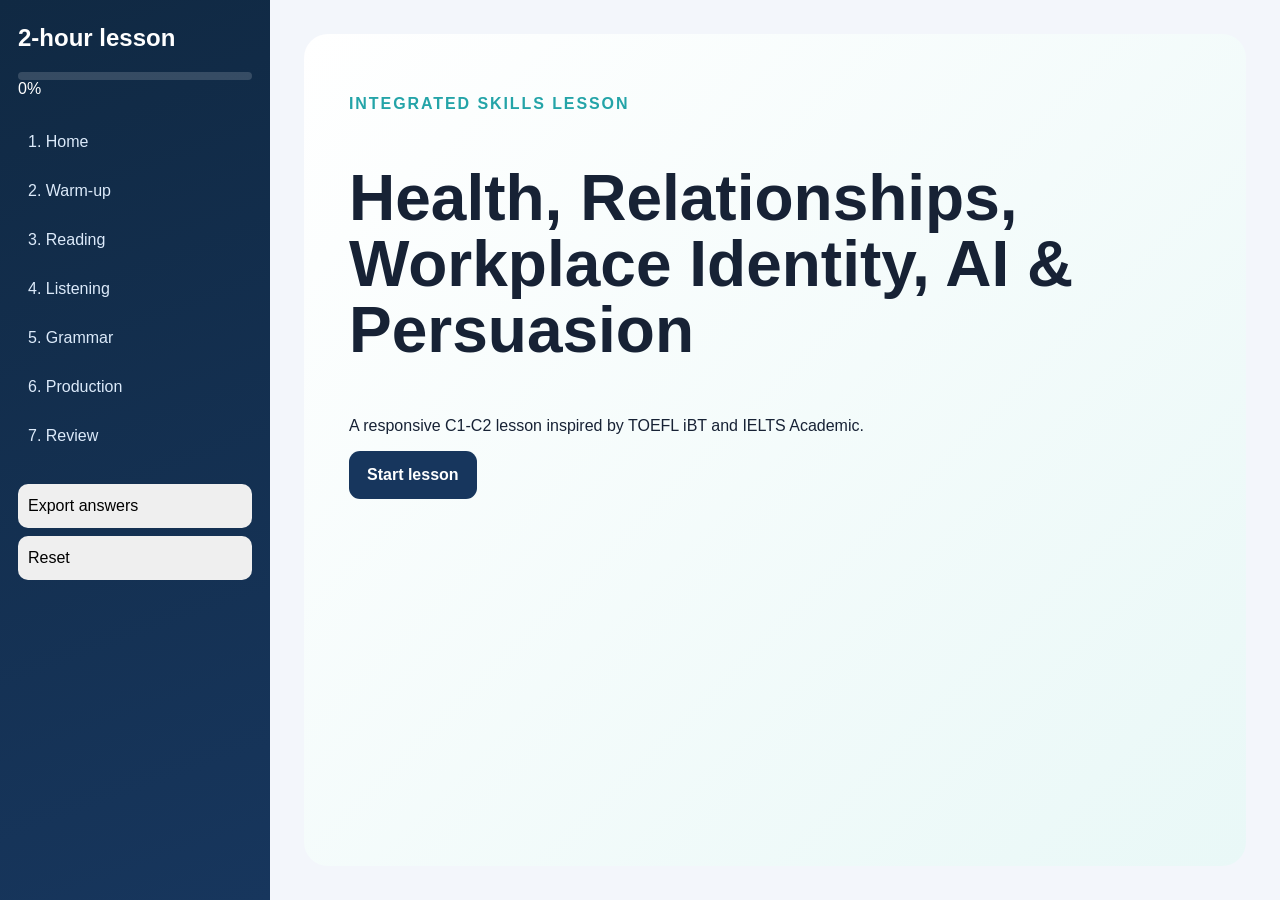
<file: index.html>
<!doctype html><html lang="pt-BR"><head><meta charset="utf-8"><meta name="viewport" content="width=device-width,initial-scale=1,viewport-fit=cover"><meta name="theme-color" content="#17365d"><title>Advanced English | TOEFL & IELTS</title><link rel="stylesheet" href="styles.css"><script src="app.js" defer></script></head><body><header><button id="menu">☰</button><div><b>Advanced English</b><small>TOEFL & IELTS • C1-C2</small></div><button id="theme">◐</button></header><aside id="side"><h2>2-hour lesson</h2><div class="progress"><i id="bar"></i></div><span id="pct">0%</span><nav></nav><button id="export">Export answers</button><button id="reset">Reset</button></aside><main>
<section data-title="Home" class="active hero"><p class="tag">INTEGRATED SKILLS LESSON</p><h1>Health, Relationships, Workplace Identity, AI & Persuasion</h1><p>A responsive C1-C2 lesson inspired by TOEFL iBT and IELTS Academic.</p><button class="primary" data-go="1">Start lesson</button></section>
<section data-title="Warm-up"><h2>Warm-up Discussion</h2><div class="cards"><article>Can eating at different times affect health?</article><article>Is musical taste important in a relationship?</article><article>Is adapting at work a skill or inauthenticity?</article><article>Do AI benefits justify environmental costs?</article></div><label>Paraphrase: Technology can transform people's lives.<textarea data-q="warm1"></textarea></label><label>Paraphrase: Music can bring people together.<textarea data-q="warm2"></textarea></label></section>
<section data-title="Reading"><h2>Reading Activities</h2><article class="reading"><h3>Your Weekend Eating Schedule May Affect Your Heart</h3><p>Research involving more than 100,000 adults in France examined “eating jetlag,” or differences between weekday and weekend meal times. Participants recorded what they consumed and their first and last eating times. Among men, every extra hour was linked to a 14% higher cardiovascular risk and a 21% higher coronary risk. The same association was not found in women.</p></article><div class="mcq" data-answer="b"><b>1. What is the main purpose?</b><label><input type="radio" name="q1" value="a"> Prove that sleeping late causes disease</label><label><input type="radio" name="q1" value="b"> Describe research into changing meal times</label><label><input type="radio" name="q1" value="c"> Prohibit weekend brunch</label></div><label>Does the research establish causation or association? Explain.<textarea data-q="r1"></textarea></label><article class="reading"><h3>Couples Share Musical Taste More than Personality</h3><p>Three studies found that romantic partners tended to share more musical preferences than personality traits. Shared favorite musicians were linked to slightly greater tenderness, while shared musical dislikes were associated with slightly stronger feelings of love.</p></article><label>Identify one possible limitation of this research.<textarea data-q="r2"></textarea></label><article class="reading"><h3>67% of Americans Change Their Personality at Work</h3><p>A survey of US job seekers found that many adapted some aspect of their personality at work. Most considered adaptation important, although many questioned whether personality reflects job performance.</p></article><label>When does professional adaptability become inauthenticity?<textarea data-q="r3"></textarea></label><button class="check">Check objective answer</button></section>
<section data-title="Listening"><h2>Listening Activities</h2><article class="video"><h3>Why Are AI Data Centers Using So Much Electricity?</h3><a target="_blank" rel="noopener" href="https://ed.ted.com/lessons/why-are-ai-data-centers-using-so-much-electricity-sajan-saini">Open full video and audio page</a><small>https://ed.ted.com/lessons/why-are-ai-data-centers-using-so-much-electricity-sajan-saini</small></article><label>Why is cooling essential in a data center?<textarea data-q="l1"></textarea></label><article class="video second"><h3>Six Ways to Be More Persuasive</h3><a target="_blank" rel="noopener" href="https://ed.ted.com/lessons/6-ways-to-be-more-persuasive">Open full video and audio page</a><small>https://ed.ted.com/lessons/6-ways-to-be-more-persuasive</small></article><label>Which persuasive technique could be misused? How?<textarea data-q="l2"></textarea></label></section>
<section data-title="Grammar"><h2>Advanced Grammar</h2><div class="lesson"><h3>Hedging</h3><p>Use <b>may, might, could, appears to</b> and <b>is associated with</b> to express academic caution.</p><p class="example">Irregular eating causes heart disease. → Irregular eating <b>may be associated with</b> greater risk.</p></div><label>Rewrite cautiously: Musical compatibility makes relationships stronger.<textarea data-q="g1"></textarea></label><div class="lesson"><h3>Passive reporting</h3><p>Use <b>It is believed that...</b> or <b>subject + is believed to + verb</b>.</p><p class="example">Researchers believe music influences relationships. → Music <b>is believed to influence</b> relationships.</p></div><label>Rewrite: Researchers believe irregular schedules affect cardiovascular health.<textarea data-q="g2"></textarea></label><div class="lesson"><h3>Inversion</h3><p>After an initial negative expression, place the auxiliary before the subject.</p><p class="example">People rarely question the cost. → <b>Rarely do people question</b> the cost.</p></div><label>Rewrite: People rarely question the environmental cost of online services.<textarea data-q="g3"></textarea></label></section>
<section data-title="Production"><h2>Speaking & Writing</h2><div class="task"><h3>TOEFL Speaking</h3><p>Should governments establish environmental standards for AI data centers?</p><div class="timer"><b id="clock">01:30</b><button id="start">Start timer</button></div></div><label>Speaking notes<textarea data-q="speak"></textarea></label><div class="task"><h3>IELTS Writing</h3><p>Rewrite the health information in simple, natural English without losing its central meaning.</p></div><label>Your response<textarea data-q="writing" rows="10"></textarea><small id="words">0 words</small></label></section>
<section data-title="Review"><h2>Review & Export</h2><div class="score"><b id="score">0/1</b><span>objective answer correct</span></div><button class="primary" id="download">Download answers</button><button id="print">Print / Save as PDF</button></section></main><div id="toast"></div></body></html>
</file>
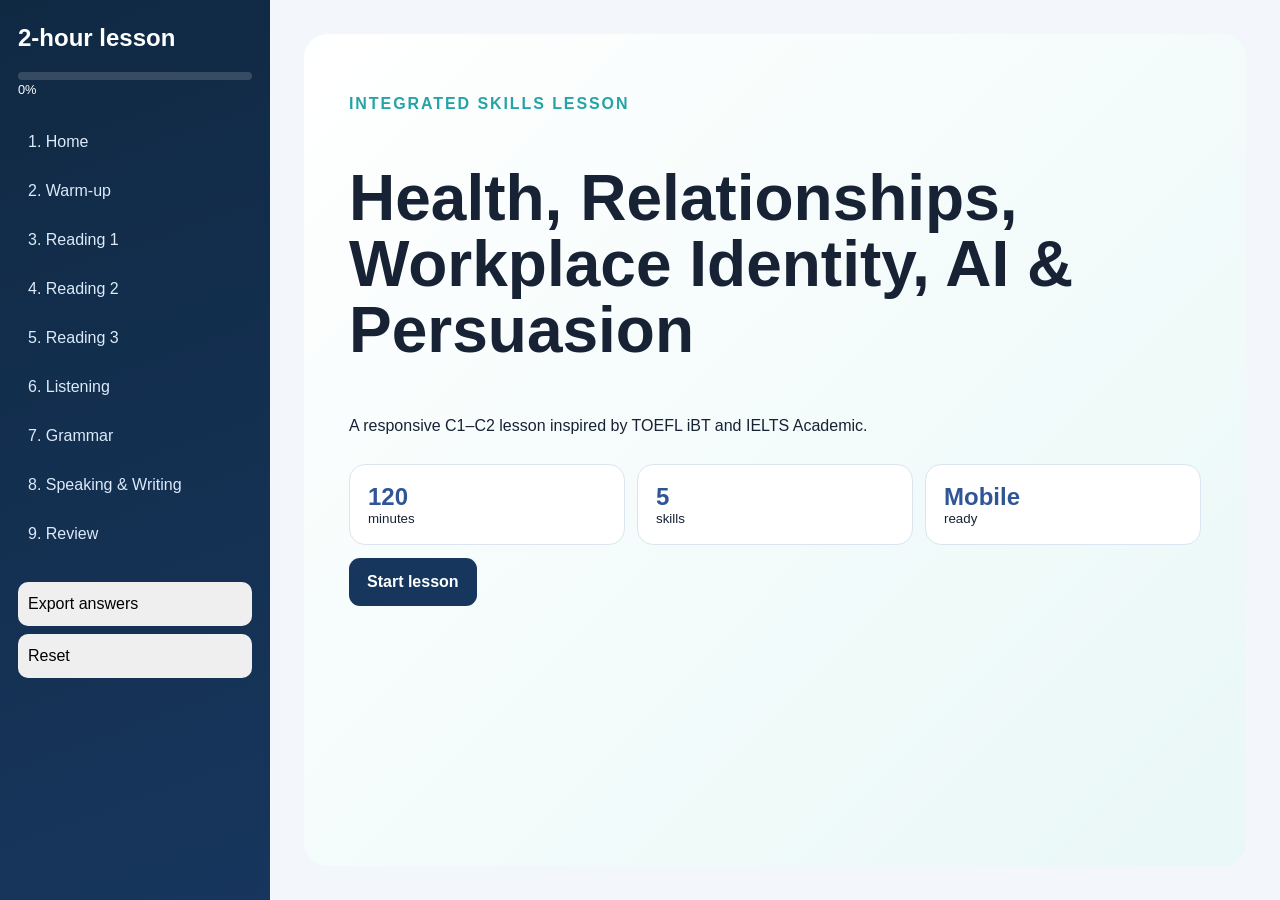
<file: Aula_Interativa_VSCodeDev/index.html>
<!doctype html><html lang="pt-BR"><head><meta charset="utf-8"><meta name="viewport" content="width=device-width,initial-scale=1,viewport-fit=cover"><meta name="theme-color" content="#17365d"><title>Advanced English | TOEFL & IELTS</title><link rel="stylesheet" href="styles.css"><script src="app.js" defer></script></head><body>
<header><button id="menu">☰</button><div><b>Advanced English</b><small>TOEFL & IELTS • C1–C2</small></div><button id="theme">◐</button></header><aside id="side"><h2>2-hour lesson</h2><div class="progress"><i id="bar"></i></div><span id="pct">0%</span><nav></nav><button id="export">Export answers</button><button id="reset">Reset</button></aside><main>
<section data-title="Home" class="active hero"><p class="tag">INTEGRATED SKILLS LESSON</p><h1>Health, Relationships, Workplace Identity, AI & Persuasion</h1><p>A responsive C1–C2 lesson inspired by TOEFL iBT and IELTS Academic.</p><div class="grid"><article><b>120</b><small>minutes</small></article><article><b>5</b><small>skills</small></article><article><b>Mobile</b><small>ready</small></article></div><button class="primary" data-go="1">Start lesson</button></section>
<section data-title="Warm-up"><h2>Warm-up Discussion</h2><div class="cards"><article>Can eating at different times affect health?</article><article>Is musical taste important in a relationship?</article><article>Is adapting at work a skill or inauthenticity?</article><article>Do AI benefits justify environmental costs?</article></div><h3>Paraphrase</h3><label>Technology can transform people’s lives.<textarea data-q="w1"></textarea></label><label>Music can bring people together.<textarea data-q="w2"></textarea></label></section>
<section data-title="Reading 1"><h2>Your Weekend Eating Schedule May Affect Your Heart</h2><div class="reading"><p>On weekdays, breakfast might be at 8 a.m. and dinner at 7 p.m. But on weekends, many of us sleep longer, have brunch, eat dinner later, and sometimes have late-night snacks.</p><p>Research involving more than 100,000 adults in France examined “eating jetlag,” or differences between weekday and weekend meal times. Participants recorded what they consumed and the times of their first and last food or drink. Researchers followed their health for an average of eight years.</p><p>Among men, every extra hour of eating jetlag was linked to a 14% higher risk of cardiovascular disease and a 21% higher risk of coronary heart disease. The same link was not found in women. The findings show association rather than proof of causation.</p></div><div class="mcq" data-answer="b"><b>1. What is the main purpose?</b><label><input type="radio" name="q1" value="a"> Prove that sleeping late causes disease</label><label><input type="radio" name="q1" value="b"> Describe research into changing meal times</label><label><input type="radio" name="q1" value="c"> Prohibit weekend brunch</label></div><label>Does the study establish causation or association? Explain.<textarea data-q="r1"></textarea></label><button class="check">Check answer</button></section>
<section data-title="Reading 2"><h2>Couples Share Musical Taste More than Personality</h2><div class="reading"><p>Research published in Social Psychology and Personality Science found that romantic partners tended to share more musical preferences than personality traits.</p><p>Three studies used questionnaires about music, personality and relationship feelings. Couples shared more musical likes and dislikes with each other than with random participants. Similar personalities did not make couples happier, but a shared favorite musician was linked with slightly greater tenderness.</p><p>In the third study, couples reported slightly stronger feelings of love when they shared a most disliked musician. The result was not affected by whether they were musicians.</p></div><div class="mcq" data-answer="b"><b>2. What is the central finding?</b><label><input type="radio" name="q2" value="a"> Couples become musicians</label><label><input type="radio" name="q2" value="b"> Couples share more musical preferences than personality traits</label><label><input type="radio" name="q2" value="c"> Similar personalities guarantee happiness</label></div><label>Identify one possible research limitation.<textarea data-q="r2"></textarea></label><button class="check">Check answer</button></section>
<section data-title="Reading 3"><h2>67% of Americans Change Their Personality at Work</h2><div class="reading"><p>Express Employment Professionals surveyed 1,000 US job seekers. It found that 67% had changed some part of their personality for work, while 63% said they were different at work and at home.</p><p>Younger job seekers reported adaptation more frequently than older respondents. Most considered adaptation important, although many questioned whether personality had anything to do with job performance.</p><p>A separate survey of hiring decision-makers found that personality affects perceptions of performance and career advancement.</p></div><label>When does professional adaptability become inauthenticity?<textarea data-q="r3"></textarea></label></section>
<section data-title="Listening"><h2>Listening Activities</h2><article class="video"><h3>Why Are AI Data Centers Using So Much Electricity?</h3><a target="_blank" href="https://ed.ted.com/lessons/why-are-ai-data-centers-using-so-much-electricity-sajan-saini">Open full video and audio page</a><small>https://ed.ted.com/lessons/why-are-ai-data-centers-using-so-much-electricity-sajan-saini</small></article><label>Why is cooling essential in a data center?<textarea data-q="l1"></textarea></label><article class="video second"><h3>Six Ways to Be More Persuasive</h3><a target="_blank" href="https://ed.ted.com/lessons/6-ways-to-be-more-persuasive">Open full video and audio page</a><small>https://ed.ted.com/lessons/6-ways-to-be-more-persuasive</small></article><label>Which persuasive technique could be misused? How?<textarea data-q="l2"></textarea></label></section>
<section data-title="Grammar"><h2>Advanced Grammar</h2><div class="lesson"><h3>Hedging</h3><p>Use <b>may, might, could, appears to</b> and <b>is associated with</b> to avoid claims stronger than the evidence.</p><p class="example">Irregular eating causes heart disease. → Irregular eating <b>may be associated with</b> higher risk.</p></div><label>Musical compatibility makes relationships stronger. Rewrite cautiously.<textarea data-q="g1"></textarea></label><div class="lesson"><h3>Passive reporting</h3><p>Use <b>It is believed that...</b> or <b>subject + is believed to + verb</b>.</p><p class="example">Researchers believe music influences relationships. → Music <b>is believed to influence</b> relationships.</p></div><label>Researchers believe irregular schedules affect cardiovascular health.<textarea data-q="g2"></textarea></label><div class="lesson"><h3>Inversion</h3><p>After an initial negative expression, place the auxiliary before the subject.</p><p class="example">People rarely question the cost. → <b>Rarely do people question</b> the cost.</p></div><label>Rewrite: People rarely question the environmental cost of online services.<textarea data-q="g3"></textarea></label></section>
<section data-title="Speaking & Writing"><h2>Integrated Production</h2><div class="task"><h3>TOEFL Speaking</h3><p>Should governments establish environmental standards for AI data centers?</p><div class="timer"><b id="clock">01:30</b><button id="start">Start timer</button></div></div><label>Speaking notes<textarea data-q="speak"></textarea></label><div class="task"><h3>IELTS Writing</h3><p>Rewrite the health information from the lesson in simple, natural English without losing its central meaning.</p></div><label>Your response<textarea data-q="writing" rows="10"></textarea><small id="words">0 words</small></label></section>
<section data-title="Review"><h2>Review & Export</h2><div class="score"><b id="score">0/2</b><span>objective answers correct</span></div><button class="primary" id="download">Download answers</button><button id="print">Print / Save as PDF</button></section>
</main><div id="toast"></div></body></html>
</file>
<file: styles.css>
:root{--navy:#17365d;--blue:#2f5597;--accent:#24a4a8;--bg:#f3f6fb;--card:#fff;--text:#172235;--border:#dce4ef}*{box-sizing:border-box}html{-webkit-text-size-adjust:100%;touch-action:manipulation}body{margin:0;background:var(--bg);color:var(--text);font-family:Inter,Segoe UI,Arial,sans-serif;overflow-x:hidden}button,input,textarea{font:inherit}header{display:none}aside{position:fixed;inset:0 auto 0 0;width:270px;padding:24px 18px;background:linear-gradient(160deg,#102943,var(--navy));color:#fff;overflow:auto}aside h2{margin-top:0}.progress{height:8px;background:#ffffff28;border-radius:10px;overflow:hidden}.progress i{display:block;width:0;height:100%;background:#63dfb3}nav{display:grid;gap:5px;margin:22px 0}nav button,aside>button{min-height:44px;border:0;border-radius:10px;padding:10px;text-align:left;cursor:pointer}nav button{background:transparent;color:#dceafa}nav button.active{background:#ffffff20;color:#fff}aside>button{width:100%;margin:4px 0}main{margin-left:270px;padding:34px;max-width:1180px}section{display:none}section.active{display:block}.hero{padding:45px;background:linear-gradient(135deg,#fff,#e9f8f7);border-radius:24px;min-height:calc(100vh - 68px)}h1{font-size:clamp(2.2rem,5vw,4.5rem);line-height:1.03;max-width:900px}.tag{color:var(--accent);font-weight:900;letter-spacing:.12em}.cards{display:grid;grid-template-columns:repeat(auto-fit,minmax(190px,1fr));gap:12px}.cards article,.reading,.mcq,.lesson,.task,.video,label{background:var(--card);border:1px solid var(--border);border-radius:16px;padding:18px;margin:13px 0}.reading p{line-height:1.7}.mcq label{display:flex;align-items:center;gap:10px;min-height:48px;margin:5px 0;padding:9px}.mcq.correct{border-color:#20a064;background:#effdf5}.mcq.wrong{border-color:#d95454;background:#fff3f3}label{display:block;font-weight:700}textarea{display:block;width:100%;min-height:110px;margin-top:9px;padding:12px;font-size:16px;line-height:1.5;border:1px solid var(--border);border-radius:11px;resize:vertical}.primary,.check,#print,#start{min-height:48px;border:0;border-radius:11px;padding:12px 18px;background:var(--navy);color:#fff;font-weight:800;cursor:pointer}.example{padding:12px;background:#eaf2fa;border-radius:10px}.video{background:linear-gradient(135deg,#17365d,#26779a);color:#fff}.video.second{background:linear-gradient(135deg,#53357f,#b64b78)}.video a{display:inline-flex;min-height:48px;align-items:center;color:#fff;font-weight:800}.video small{display:block;word-break:break-all;opacity:.75}.timer{display:flex;gap:15px;align-items:center}.timer b{font-size:1.6rem}.score{text-align:center;padding:34px;border-radius:20px;color:#fff;background:linear-gradient(135deg,var(--navy),var(--accent));margin:20px 0}.score b,.score span{display:block}.score b{font-size:3rem}#toast{position:fixed;right:15px;bottom:15px;background:#111d2c;color:#fff;padding:12px;border-radius:10px;opacity:0}#toast.show{opacity:1}body.dark{--bg:#0d1724;--card:#152335;--text:#eef5fb;--border:#2c4056}body.dark .hero{background:linear-gradient(135deg,#152335,#12333a)}body.dark textarea{background:#0e1c2c;color:#fff}@media(max-width:820px){header{display:flex;position:sticky;top:0;z-index:30;min-height:62px;padding:max(8px,env(safe-area-inset-top)) 13px 8px;background:var(--navy);color:#fff;align-items:center;justify-content:space-between}header button{width:44px;height:44px;border:0;border-radius:10px;background:#ffffff20;color:#fff}header small,header b{display:block}aside{z-index:25;width:min(88vw,320px);padding-top:80px;transform:translateX(-105%);transition:.25s}aside.open{transform:none}main{margin:0;padding:14px max(12px,env(safe-area-inset-right)) 24px max(12px,env(safe-area-inset-left))}.hero{padding:23px 18px;min-height:auto}h1{font-size:clamp(2rem,11vw,2.8rem);overflow-wrap:anywhere}.cards{grid-template-columns:1fr}.reading,.mcq,.lesson,.task,.video,label{padding:15px;border-radius:14px}.primary,.check,#print{width:100%;margin-top:8px}.timer{flex-wrap:wrap}#toast{left:14px;right:14px;text-align:center}}@media print{header,aside,.check,.primary,#print,#start{display:none!important}main{margin:0;padding:0}section{display:block!important;break-before:page}}
</file>
<file: Aula_Interativa_VSCodeDev/styles.css>
:root{--navy:#17365d;--blue:#2f5597;--accent:#24a4a8;--bg:#f3f6fb;--card:#fff;--text:#172235;--muted:#68758a;--border:#dce4ef}*{box-sizing:border-box}html{-webkit-text-size-adjust:100%;touch-action:manipulation}body{margin:0;background:var(--bg);color:var(--text);font-family:Inter,Segoe UI,Arial,sans-serif;overflow-x:hidden}button,input,textarea{font:inherit}header{display:none}aside{position:fixed;inset:0 auto 0 0;width:270px;padding:24px 18px;background:linear-gradient(160deg,#102943,var(--navy));color:#fff;overflow:auto}aside h2{margin-top:0}.progress{height:8px;background:#ffffff28;border-radius:10px;overflow:hidden}.progress i{display:block;width:0;height:100%;background:#63dfb3}#pct{font-size:.8rem}nav{display:grid;gap:5px;margin:22px 0}nav button,aside>button{min-height:44px;border:0;border-radius:10px;padding:10px;text-align:left;cursor:pointer}nav button{background:transparent;color:#dceafa}nav button.active{background:#ffffff20;color:#fff}aside>button{width:100%;margin:4px 0}main{margin-left:270px;padding:34px;max-width:1180px}section{display:none}section.active{display:block}.hero{padding:45px;background:linear-gradient(135deg,#fff,#e9f8f7);border-radius:24px;min-height:calc(100vh - 68px)}h1{font-size:clamp(2.2rem,5vw,4.5rem);line-height:1.03;max-width:900px}.tag{color:var(--accent);font-weight:900;letter-spacing:.12em}.grid,.cards{display:grid;grid-template-columns:repeat(auto-fit,minmax(180px,1fr));gap:12px}.grid article,.cards article,.reading,.mcq,.lesson,.task,.video,label{background:var(--card);border:1px solid var(--border);border-radius:16px;padding:18px;margin:13px 0}.grid b,.grid small{display:block}.grid b{font-size:1.5rem;color:var(--blue)}.reading p{line-height:1.7}.mcq label{display:flex;align-items:center;gap:10px;min-height:48px;margin:5px 0;padding:9px}.mcq.correct{border-color:#20a064;background:#effdf5}.mcq.wrong{border-color:#d95454;background:#fff3f3}label{display:block;font-weight:700}textarea{display:block;width:100%;min-height:110px;margin-top:9px;padding:12px;font-size:16px;line-height:1.5;border:1px solid var(--border);border-radius:11px;resize:vertical}.primary,.check,#print,#start{min-height:48px;border:0;border-radius:11px;padding:12px 18px;background:var(--navy);color:#fff;font-weight:800;cursor:pointer}.example{padding:12px;background:#eaf2fa;border-radius:10px}.video{background:linear-gradient(135deg,#17365d,#26779a);color:#fff}.video.second{background:linear-gradient(135deg,#53357f,#b64b78)}.video a{display:inline-flex;min-height:48px;align-items:center;color:#fff;font-weight:800}.video small{display:block;word-break:break-all;opacity:.75}.timer{display:flex;gap:15px;align-items:center}.timer b{font-size:1.6rem}.score{text-align:center;padding:34px;border-radius:20px;color:#fff;background:linear-gradient(135deg,var(--navy),var(--accent));margin:20px 0}.score b,.score span{display:block}.score b{font-size:3rem}#toast{position:fixed;right:15px;bottom:15px;background:#111d2c;color:#fff;padding:12px;border-radius:10px;opacity:0}#toast.show{opacity:1}body.dark{--bg:#0d1724;--card:#152335;--text:#eef5fb;--muted:#afbdd0;--border:#2c4056}body.dark .hero{background:linear-gradient(135deg,#152335,#12333a)}body.dark textarea{background:#0e1c2c;color:#fff}
@media(max-width:820px){header{display:flex;position:sticky;top:0;z-index:30;min-height:62px;padding:max(8px,env(safe-area-inset-top)) 13px 8px;background:var(--navy);color:#fff;align-items:center;justify-content:space-between}header button{width:44px;height:44px;border:0;border-radius:10px;background:#ffffff20;color:#fff}header small,header b{display:block}aside{z-index:25;width:min(88vw,320px);padding-top:80px;transform:translateX(-105%);transition:.25s}aside.open{transform:none}main{margin:0;padding:14px max(12px,env(safe-area-inset-right)) 24px max(12px,env(safe-area-inset-left))}.hero{padding:23px 18px;min-height:auto}h1{font-size:clamp(2rem,11vw,2.8rem);overflow-wrap:anywhere}.grid{grid-template-columns:repeat(3,1fr)}.grid article{text-align:center;padding:12px 6px}.cards{grid-template-columns:1fr}.reading,.mcq,.lesson,.task,.video,label{padding:15px;border-radius:14px}.primary,.check,#print{width:100%;margin-top:8px}.timer{flex-wrap:wrap}#toast{left:14px;right:14px;text-align:center}}@media(max-width:390px){.grid{grid-template-columns:1fr}.grid article{display:flex;justify-content:space-between}}@media print{header,aside,.check,.primary,#print,#start{display:none!important}main{margin:0;padding:0}section{display:block!important;break-before:page}}
</file>
